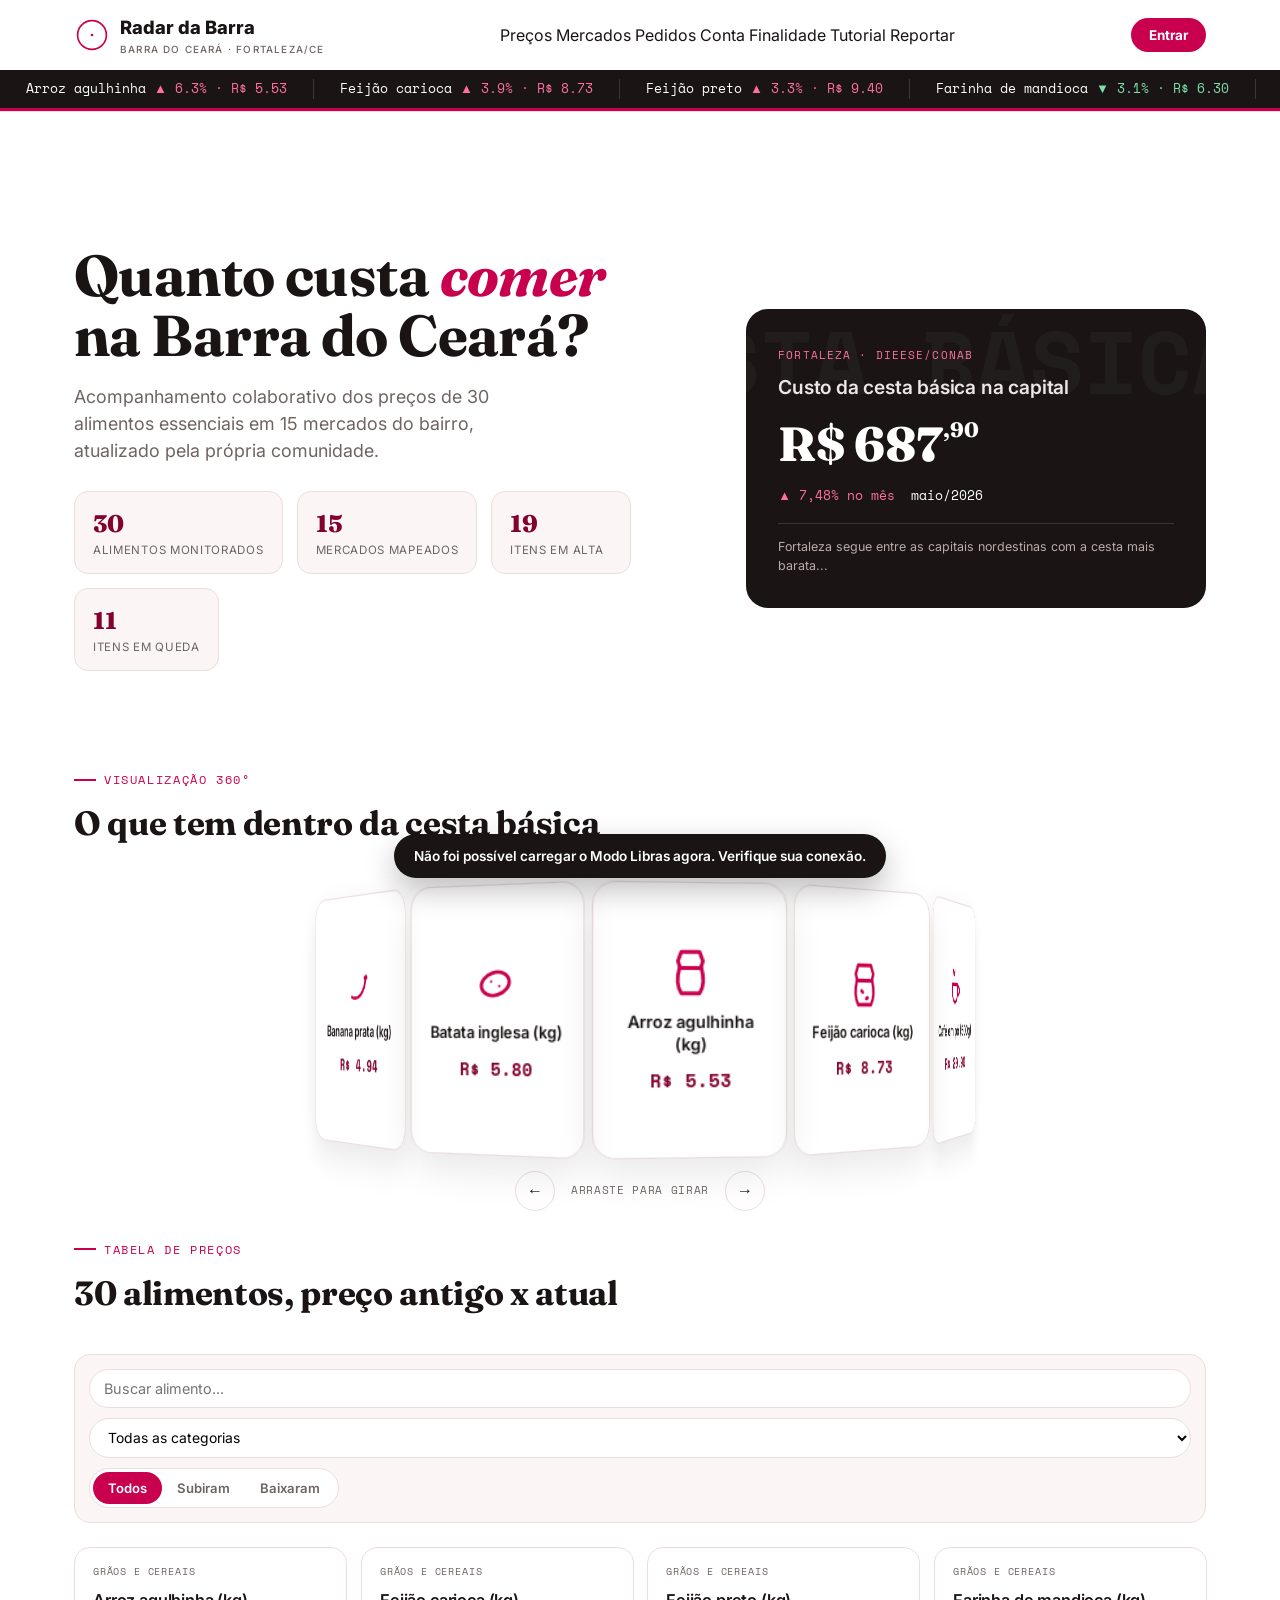
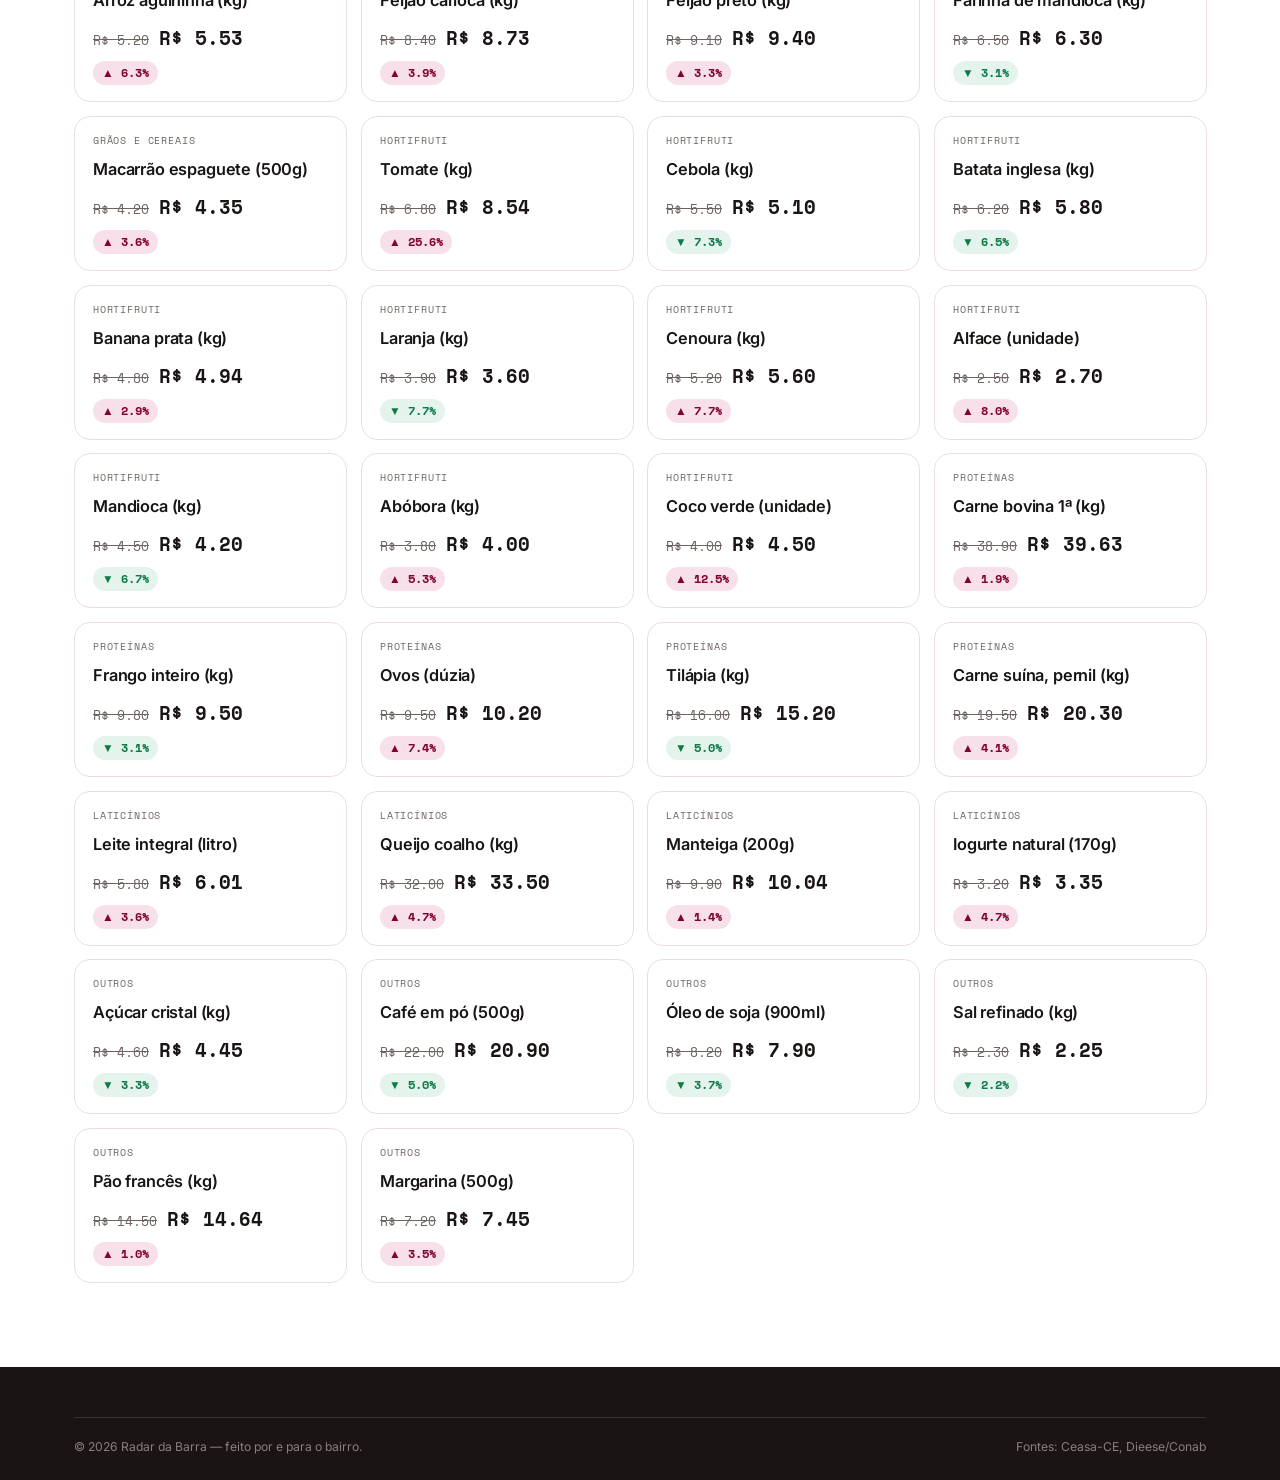
<file: index.html>
<!DOCTYPE html>
<html lang="pt-BR">
<head>
<meta charset="UTF-8">
<meta name="viewport" content="width=device-width, initial-scale=1.0">
<title>Radar da Barra — Preços</title>
<link rel="preconnect" href="https://fonts.googleapis.com">
<link href="https://fonts.googleapis.com/css2?family=Fraunces:wght@700;800&family=Inter:wght@400;600;700;800&family=Space+Mono:wght@400;700&display=swap" rel="stylesheet">
<link rel="stylesheet" href="style.css">
</head>
<body>
<a href="#main-content" class="skip-link">Pular para o conteúdo</a>
<header>
  <div class="header-inner">
    <div class="logo">
      <svg class="logo-mark" viewBox="0 0 120 120" xmlns="http://www.w3.org/2000/svg" aria-hidden="true"><circle cx="60" cy="60" r="48" fill="none" stroke="#C9004D" stroke-width="5.5"/><circle cx="60" cy="60" r="4.5" fill="#C9004D"/></svg>
      <div>Radar da Barra<small>Barra do Ceará · Fortaleza/CE</small></div>
    </div>
    <button class="burger" id="burgerBtn">☰</button>
    <nav id="mainNav">
      <a href="index.html" class="nav-btn active">Preços</a>
      <a href="mercados.html" class="nav-btn">Mercados</a>
      <a href="pedidos.html" class="nav-btn">Pedidos</a>
      <a href="conta.html" class="nav-btn">Conta</a>
      <a href="finalidade.html" class="nav-btn">Finalidade</a>
      <a href="tutorial.html" class="nav-btn">Tutorial</a>
      <a href="reportar.html" class="nav-btn">Reportar</a>
    </nav>
    <div class="auth-area" id="authArea"></div>
  </div>
  <div class="ticker-wrap"><div class="ticker" id="tickerTrack"></div></div>
</header>

<main id="main-content">
<section id="precos">
  <div class="wrap">
    <div class="hero reveal">
      <div class="hero-grid">
        <div>
          <h1>Quanto custa <em>comer</em><br>na Barra do Ceará?</h1>
          <p class="lead">Acompanhamento colaborativo dos preços de 30 alimentos essenciais em 15 mercados do bairro, atualizado pela própria comunidade.</p>
          <div class="hero-stats">
            <div class="stat-pill"><div class="num" data-countup="30">0</div><div class="lbl">alimentos monitorados</div></div>
            <div class="stat-pill"><div class="num" data-countup="15">0</div><div class="lbl">mercados mapeados</div></div>
            <div class="stat-pill"><div class="num" id="upCount">0</div><div class="lbl">itens em alta</div></div>
            <div class="stat-pill"><div class="num" id="downCount">0</div><div class="lbl">itens em queda</div></div>
          </div>
        </div>
        <div class="basket-card">
          <span class="tag">Fortaleza · Dieese/Conab</span>
          <h3>Custo da cesta básica na capital</h3>
          <div class="basket-price">R$ 687<span>,90</span></div>
          <div class="basket-meta"><span class="up">▲ 7,48% no mês</span><span>maio/2026</span></div>
          <div class="basket-note">Fortaleza segue entre as capitais nordestinas com a cesta mais barata...</div>
        </div>
      </div>
    </div>

    <div class="section-head reveal" style="margin-top:50px;">
      <div class="eyebrow">Visualização 360°</div>
      <h2>O que tem dentro da cesta básica</h2>
    </div>
    <div class="basket360 reveal">
      <div class="basket360-stage" id="basketStage"><div class="basket360-carousel" id="basketCarousel"></div></div>
      <div class="basket360-controls">
        <button id="basket360Prev">←</button><span class="basket360-hint">arraste para girar</span><button id="basket360Next">→</button>
      </div>
    </div>

    <div class="section-head reveal" style="margin-top:30px;">
      <div class="eyebrow">Tabela de preços</div>
      <h2>30 alimentos, preço antigo x atual</h2>
    </div>
    <div class="filters reveal">
      <input type="text" id="searchInput" placeholder="Buscar alimento...">
      <select id="catFilter">
        <option value="todos">Todas as categorias</option>
        <option value="Grãos e cereais">Grãos e cereais</option>
        <option value="Hortifruti">Hortifruti</option>
        <option value="Proteínas">Proteínas</option>
        <option value="Laticínios">Laticínios</option>
        <option value="Outros">Outros</option>
      </select>
      <div class="seg" id="variSeg">
        <button data-vari="todos" class="active">Todos</button>
        <button data-vari="up">Subiram</button>
        <button data-vari="down">Baixaram</button>
      </div>
    </div>
    <div class="price-grid reveal" id="priceGrid"></div>
    <div class="empty-msg" id="emptyMsg">Nenhum alimento encontrado.</div>
  </div>
</section>
</main>

<div id="include-footer"></div>
<script src="script.js"></script>
</body>
</html>
</file>
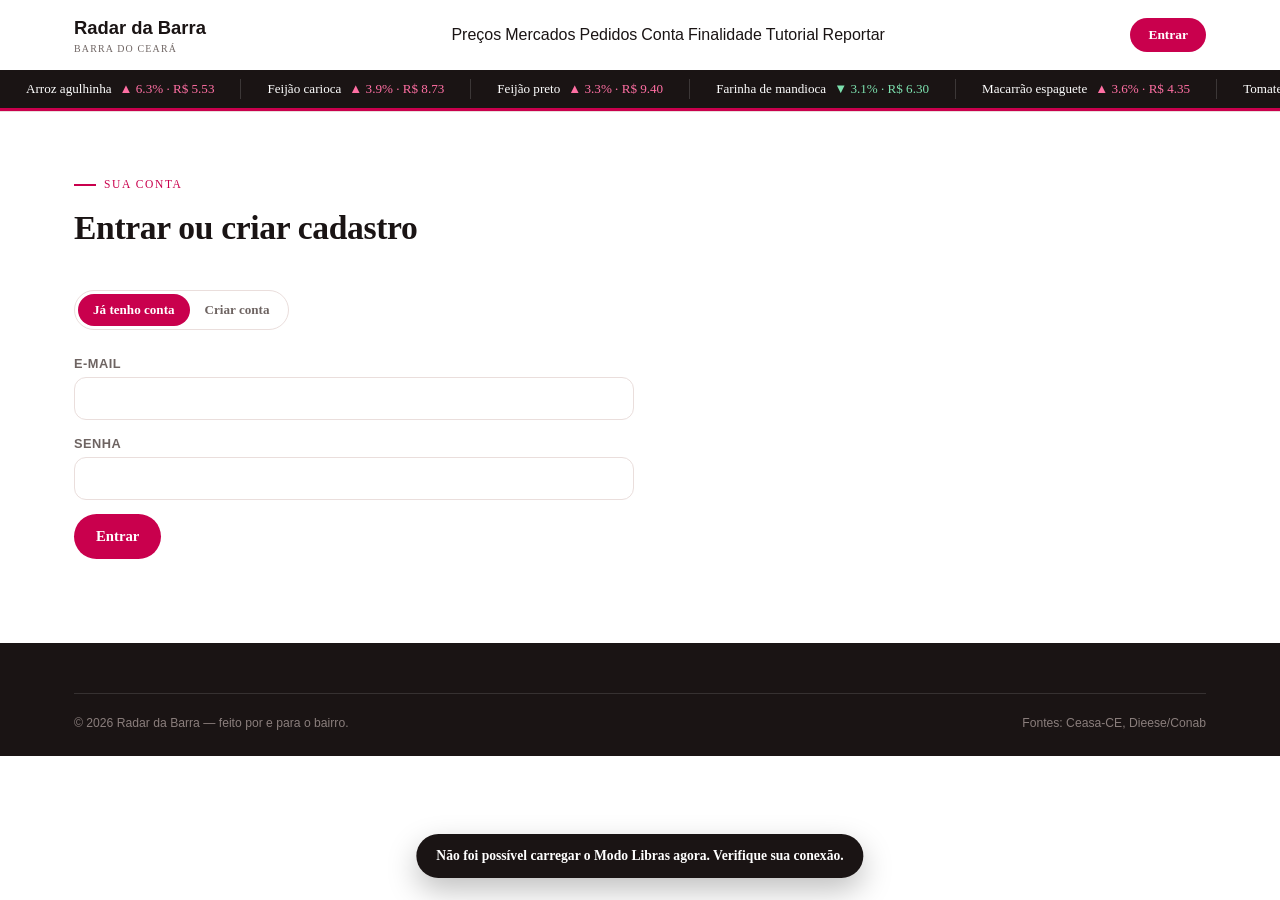
<file: conta.html>
<!DOCTYPE html>
<html lang="pt-BR">
<head>
<meta charset="UTF-8"><title>Radar da Barra — Conta</title>
<link rel="stylesheet" href="style.css">
</head>
<body>
<header>
  <div class="header-inner">
    <div class="logo"><div>Radar da Barra<small>Barra do Ceará</small></div></div>
    <nav id="mainNav">
      <a href="index.html" class="nav-btn">Preços</a>
      <a href="mercados.html" class="nav-btn">Mercados</a>
      <a href="pedidos.html" class="nav-btn">Pedidos</a>
      <a href="conta.html" class="nav-btn active">Conta</a>
      <a href="finalidade.html" class="nav-btn">Finalidade</a>
      <a href="tutorial.html" class="nav-btn">Tutorial</a>
      <a href="reportar.html" class="nav-btn">Reportar</a>
    </nav>
    <div class="auth-area" id="authArea"></div>
  </div>
  <div class="ticker-wrap"><div class="ticker" id="tickerTrack"></div></div>
</header>

<main id="main-content">
<section id="conta">
  <div class="wrap">
    <div class="section-head reveal">
      <div class="eyebrow">Sua conta</div>
      <h2>Entrar ou criar cadastro</h2>
    </div>

    <div id="contaLoggedOut" class="reveal">
      <div class="seg" id="contaTabs" style="width:fit-content; margin-bottom:24px;">
        <button data-form="login" class="active">Já tenho conta</button>
        <button data-form="cadastro">Criar conta</button>
      </div>
      <div class="form-panel active" id="form-login">
        <form id="loginForm">
          <div><label>E-mail</label><input type="email" id="li-email" required></div>
          <div><label>Senha</label><input type="password" id="li-senha" required></div>
          <p id="loginError" style="color:var(--red-dark); display:none;">Incorreto.</p>
          <button type="submit" class="submit-btn">Entrar</button>
        </form>
      </div>
      <div class="form-panel" id="form-cadastro">
        <form id="cadastroForm">
          <div><label>Nome</label><input type="text" id="ca-nome" required></div>
          <div><label>Nascimento</label><input type="date" id="ca-nasc" required></div>
          <div><label>E-mail</label><input type="email" id="ca-email" required></div>
          <div><label>Senha</label><input type="password" id="ca-senha" required></div>
          <div><label>Confirmar Senha</label><input type="password" id="ca-senha2" required></div>
          <button type="submit" class="submit-btn">Criar conta</button>
        </form>
      </div>
    </div>

    <div id="contaLoggedIn" class="reveal" style="display:none;">
      <div class="basket-card" style="max-width:420px;">
        <h3 id="contaWelcome"></h3>
        <p id="contaEmailShow"></p>
        <button class="submit-btn" id="contaLogoutBtn" style="margin-top:20px;">Sair da conta</button>
      </div>
    </div>
  </div>
</section>
</main>

<div id="include-footer"></div>
<script src="script.js"></script>
</body>
</html>
</file>
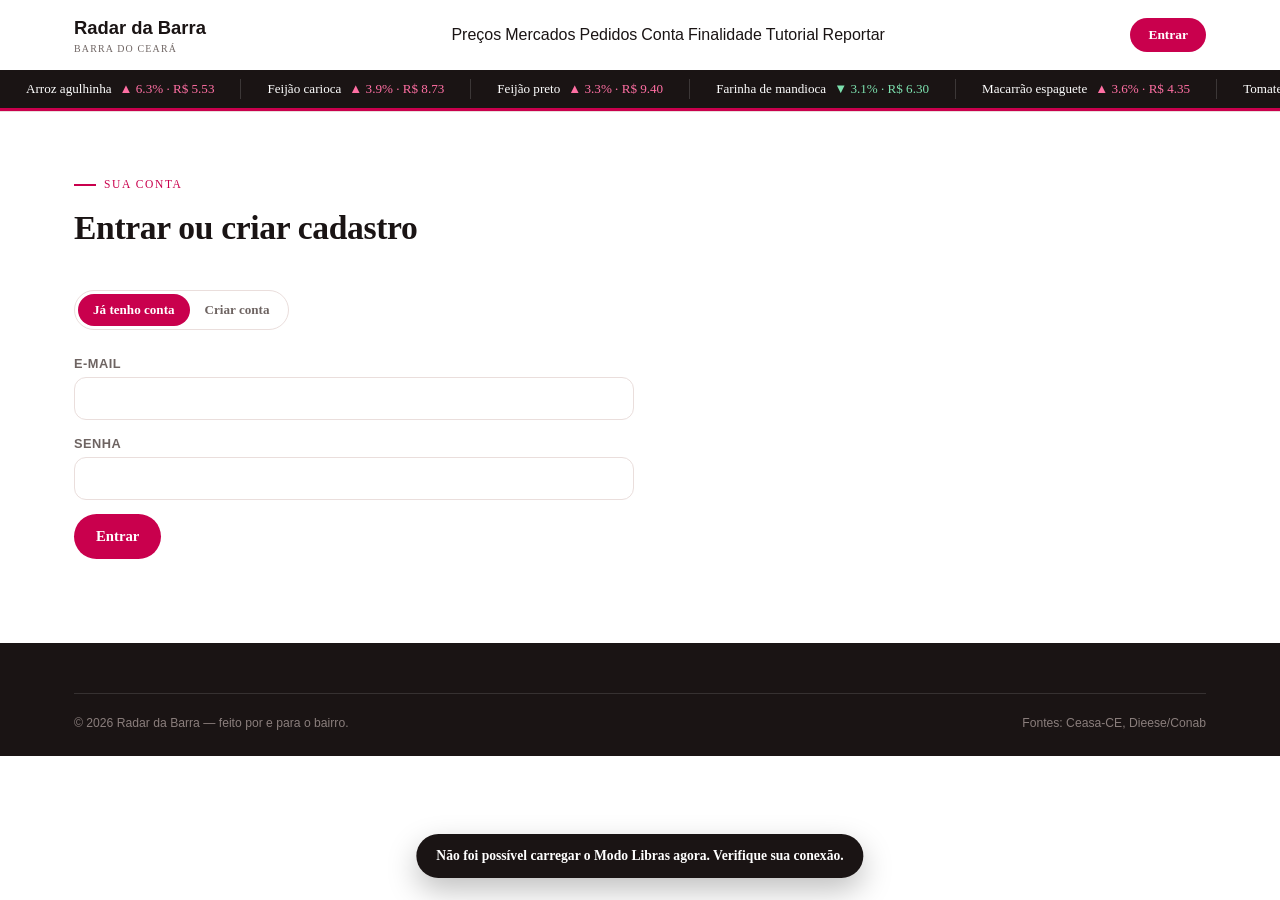
<file: contas.html>
<!DOCTYPE html>
<html lang="pt-BR">
<head>
<meta charset="UTF-8"><title>Radar da Barra — Conta</title>
<link rel="stylesheet" href="style.css">
</head>
<body>
<header>
  <div class="header-inner">
    <div class="logo"><div>Radar da Barra<small>Barra do Ceará</small></div></div>
    <nav id="mainNav">
      <a href="index.html" class="nav-btn">Preços</a>
      <a href="mercados.html" class="nav-btn">Mercados</a>
      <a href="pedidos.html" class="nav-btn">Pedidos</a>
      <a href="conta.html" class="nav-btn active">Conta</a>
      <a href="finalidade.html" class="nav-btn">Finalidade</a>
      <a href="tutorial.html" class="nav-btn">Tutorial</a>
      <a href="reportar.html" class="nav-btn">Reportar</a>
    </nav>
    <div class="auth-area" id="authArea"></div>
  </div>
  <div class="ticker-wrap"><div class="ticker" id="tickerTrack"></div></div>
</header>

<main id="main-content">
<section id="conta">
  <div class="wrap">
    <div class="section-head reveal">
      <div class="eyebrow">Sua conta</div>
      <h2>Entrar ou criar cadastro</h2>
    </div>

    <div id="contaLoggedOut" class="reveal">
      <div class="seg" id="contaTabs" style="width:fit-content; margin-bottom:24px;">
        <button data-form="login" class="active">Já tenho conta</button>
        <button data-form="cadastro">Criar conta</button>
      </div>
      <div class="form-panel active" id="form-login">
        <form id="loginForm">
          <div><label>E-mail</label><input type="email" id="li-email" required></div>
          <div><label>Senha</label><input type="password" id="li-senha" required></div>
          <p id="loginError" style="color:var(--red-dark); display:none;">Incorreto.</p>
          <button type="submit" class="submit-btn">Entrar</button>
        </form>
      </div>
      <div class="form-panel" id="form-cadastro">
        <form id="cadastroForm">
          <div><label>Nome</label><input type="text" id="ca-nome" required></div>
          <div><label>Nascimento</label><input type="date" id="ca-nasc" required></div>
          <div><label>E-mail</label><input type="email" id="ca-email" required></div>
          <div><label>Senha</label><input type="password" id="ca-senha" required></div>
          <div><label>Confirmar Senha</label><input type="password" id="ca-senha2" required></div>
          <button type="submit" class="submit-btn">Criar conta</button>
        </form>
      </div>
    </div>

    <div id="contaLoggedIn" class="reveal" style="display:none;">
      <div class="basket-card" style="max-width:420px;">
        <h3 id="contaWelcome"></h3>
        <p id="contaEmailShow"></p>
        <button class="submit-btn" id="contaLogoutBtn" style="margin-top:20px;">Sair da conta</button>
      </div>
    </div>
  </div>
</section>
</main>

<div id="include-footer"></div>
<script src="script.js"></script>
</body>
</html>
</file>
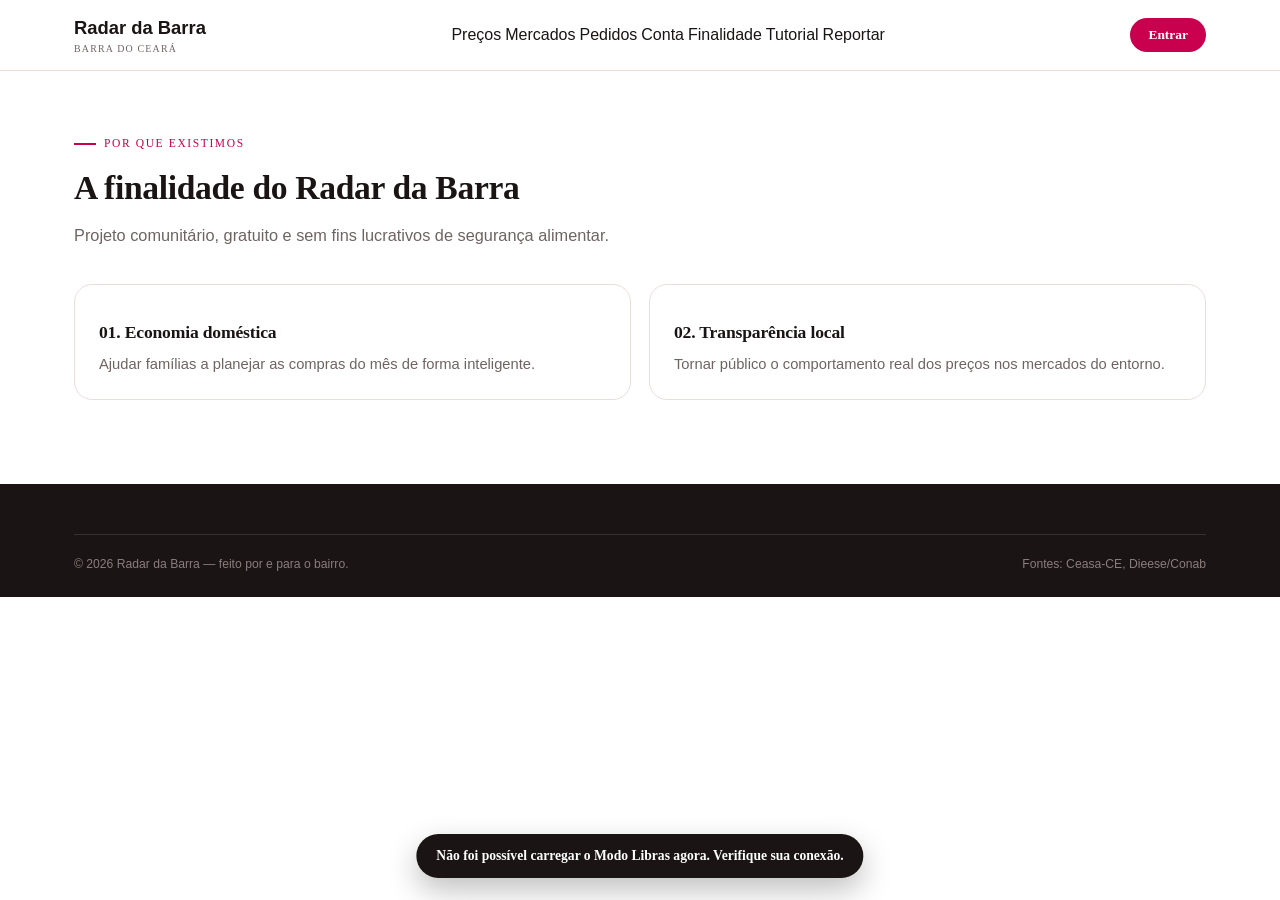
<file: finalidade.html>
<!DOCTYPE html>
<html lang="pt-BR">
<head>
<meta charset="UTF-8"><title>Radar da Barra — Finalidade</title>
<link rel="stylesheet" href="style.css">
</head>
<body>
<header>
  <div class="header-inner">
    <div class="logo"><div>Radar da Barra<small>Barra do Ceará</small></div></div>
    <nav id="mainNav">
      <a href="index.html" class="nav-btn">Preços</a>
      <a href="mercados.html" class="nav-btn">Mercados</a>
      <a href="pedidos.html" class="nav-btn">Pedidos</a>
      <a href="conta.html" class="nav-btn">Conta</a>
      <a href="finalidade.html" class="nav-btn active">Finalidade</a>
      <a href="tutorial.html" class="nav-btn">Tutorial</a>
      <a href="reportar.html" class="nav-btn">Reportar</a>
    </nav>
    <div class="auth-area" id="authArea"></div>
  </div>
</header>

<main id="main-content">
<section id="finalidade">
  <div class="wrap">
    <div class="section-head">
      <div class="eyebrow">Por que existimos</div>
      <h2>A finalidade do Radar da Barra</h2>
      <p>Projeto comunitário, gratuito e sem fins lucrativos de segurança alimentar.</p>
    </div>
    <div class="pillars">
      <div class="pillar"><h3>01. Economia doméstica</h3><p>Ajudar famílias a planejar as compras do mês de forma inteligente.</p></div>
      <div class="pillar"><h3>02. Transparência local</h3><p>Tornar público o comportamento real dos preços nos mercados do entorno.</p></div>
    </div>
  </div>
</section>
</main>

<div id="include-footer"></div>
<script src="script.js"></script>
</body>
</html>
</file>
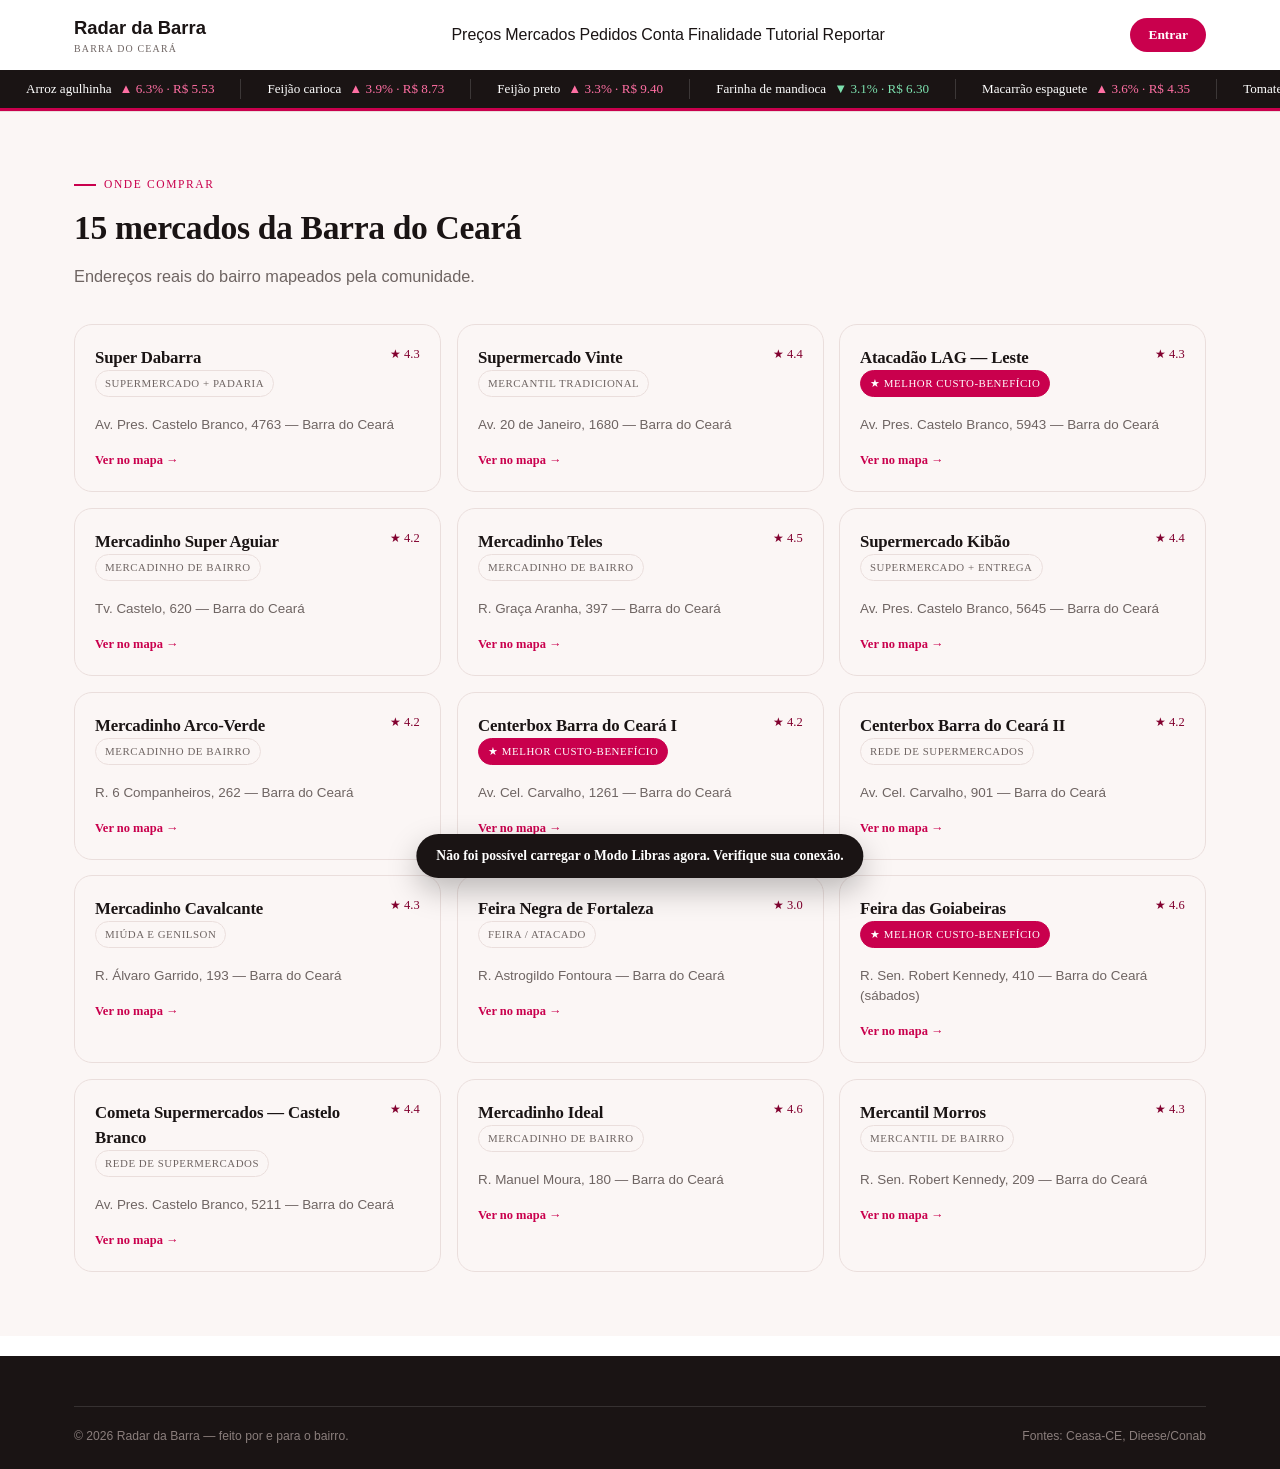
<file: mercados.html>
<!DOCTYPE html>
<html lang="pt-BR">
<head>
<meta charset="UTF-8"><title>Radar da Barra — Mercados</title>
<link rel="stylesheet" href="style.css">
</head>
<body>
<header>
  <div class="header-inner">
    <div class="logo"><div>Radar da Barra<small>Barra do Ceará</small></div></div>
    <nav id="mainNav">
      <a href="index.html" class="nav-btn">Preços</a>
      <a href="mercados.html" class="nav-btn active">Mercados</a>
      <a href="pedidos.html" class="nav-btn">Pedidos</a>
      <a href="conta.html" class="nav-btn">Conta</a>
      <a href="finalidade.html" class="nav-btn">Finalidade</a>
      <a href="tutorial.html" class="nav-btn">Tutorial</a>
      <a href="reportar.html" class="nav-btn">Reportar</a>
    </nav>
    <div class="auth-area" id="authArea"></div>
  </div>
  <div class="ticker-wrap"><div class="ticker" id="tickerTrack"></div></div>
</header>

<main id="main-content">
<section id="mercados" class="alt">
  <div class="wrap">
    <div class="section-head reveal">
      <div class="eyebrow">Onde comprar</div>
      <h2>15 mercados da Barra do Ceará</h2>
      <p>Endereços reais do bairro mapeados pela comunidade.</p>
    </div>
    <div class="market-grid reveal" id="marketGrid"></div>
  </div>
</section>
</main>

<div id="include-footer"></div>
<script src="script.js"></script>
</body>
</html>
</file>
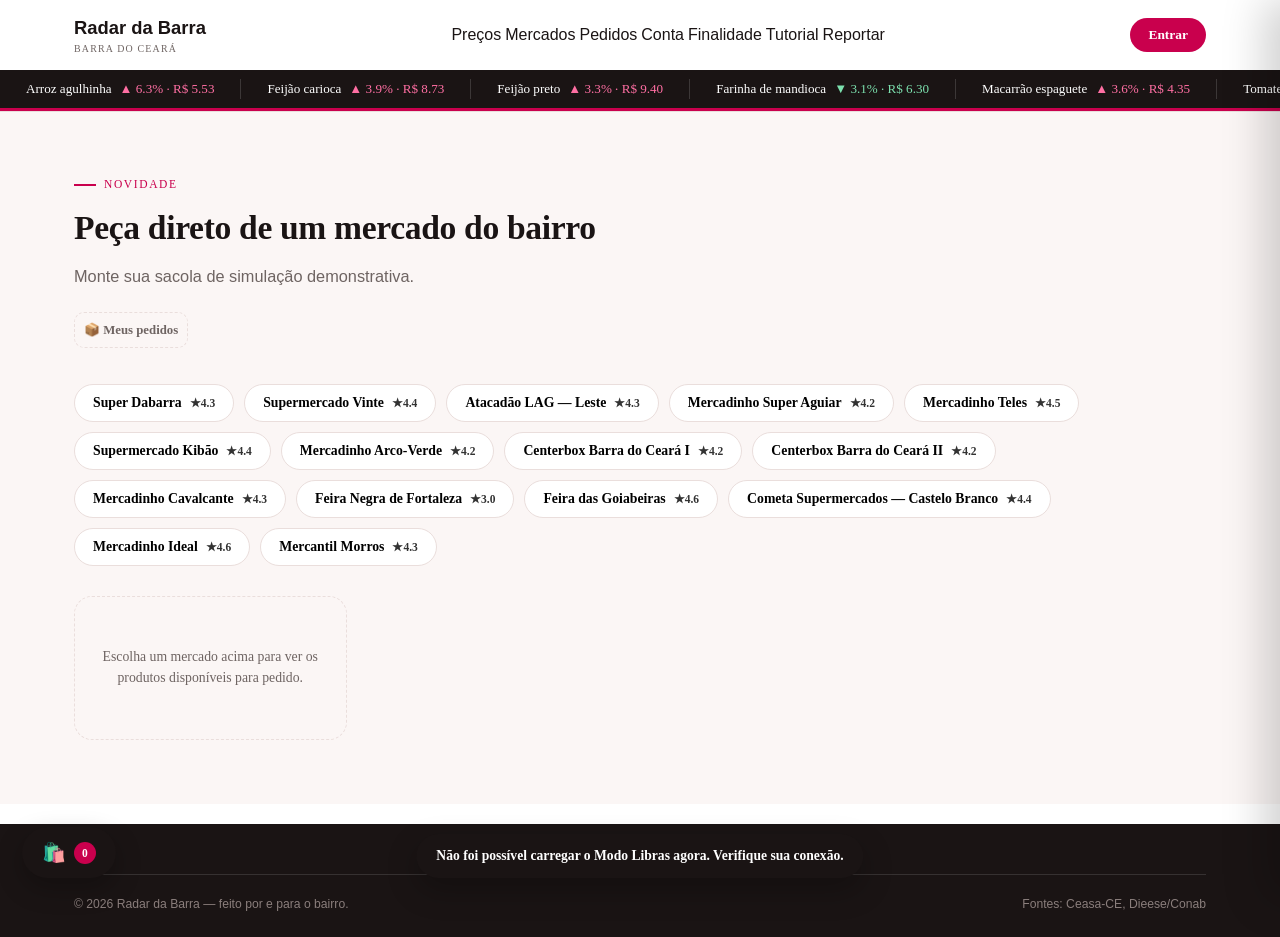
<file: pedidos.html>
<!DOCTYPE html>
<html lang="pt-BR">
<head>
<meta charset="UTF-8"><title>Radar da Barra — Pedidos</title>
<link rel="stylesheet" href="style.css">
</head>
<body>
<header>
  <div class="header-inner">
    <div class="logo"><div>Radar da Barra<small>Barra do Ceará</small></div></div>
    <nav id="mainNav">
      <a href="index.html" class="nav-btn">Preços</a>
      <a href="mercados.html" class="nav-btn">Mercados</a>
      <a href="pedidos.html" class="nav-btn active">Pedidos</a>
      <a href="conta.html" class="nav-btn">Conta</a>
      <a href="finalidade.html" class="nav-btn">Finalidade</a>
      <a href="tutorial.html" class="nav-btn">Tutorial</a>
      <a href="reportar.html" class="nav-btn">Reportar</a>
    </nav>
    <div class="auth-area" id="authArea"></div>
  </div>
  <div class="ticker-wrap"><div class="ticker" id="tickerTrack"></div></div>
</header>

<main id="main-content">
<section id="pedidos" class="alt">
  <div class="wrap">
    <div class="section-head reveal" style="display:flex; justify-content:space-between; align-items:flex-end; gap:20px; flex-wrap:wrap;">
      <div>
        <div class="eyebrow">Novidade</div>
        <h2>Peça direto de um mercado do bairro</h2>
        <p>Monte sua sacola de simulação demonstrativa.</p>
      </div>
      <button class="a11y-reset" id="openMyOrders" style="width:auto; white-space:nowrap;">📦 Meus pedidos</button>
    </div>
    <div class="pedido-market-select reveal" id="pedidoMarketSelect"></div>
    <div class="pedido-catalog-head reveal" id="catalogHead" style="display:none;">
      <h3 id="catalogMarketName"></h3>
      <div class="filters" style="margin-top:14px;">
        <input type="text" id="orderSearch" placeholder="Buscar produto...">
        <select id="orderCatFilter">
          <option value="todos">Todas as categorias</option>
          <option value="Grãos e cereais">Grãos e cereais</option>
          <option value="Hortifruti">Hortifruti</option>
          <option value="Proteínas">Proteínas</option>
          <option value="Laticínios">Laticínios</option>
        </select>
      </div>
    </div>
    <div class="order-grid reveal" id="orderGrid"></div>
  </div>
</section>
</main>

<!-- Componentes Flutuantes de Carrinho e Checkout (Mantidos) -->
<button class="cart-fab" id="cartFab">🛍️ <span class="cart-count" id="cartCount">0</span></button>
<div class="cart-overlay" id="cartOverlay"></div>
<div class="cart-drawer" id="cartDrawer">
  <div class="cart-drawer-head"><h3>Sua sacola</h3><button class="a11y-close" id="cartCloseBtn">✕</button></div>
  <div class="cart-market-tag" id="cartMarketTag"></div>
  <div class="cart-items" id="cartItems"></div>
  <div class="cart-empty" id="cartEmpty">Sua sacola está vazia.</div>
  <div class="cart-summary" id="cartSummary">
    <div class="cart-line"><span>Total</span><span class="mono" id="cartTotal">R$ 0,00</span></div>
    <button class="submit-btn" id="goCheckoutBtn" style="width:100%;">Ir para o checkout</button>
  </div>
</div>

<div class="modal-overlay" id="checkoutOverlay">
  <div class="modal-card">
    <button class="a11y-close" id="checkoutCloseBtn">✕</button>
    <h3>Finalizar pedido (Simulação)</h3>
    <form id="checkoutForm">
      <div><label>Seu nome</label><input type="text" id="co-nome" required></div>
      <div><label>WhatsApp</label><input type="tel" id="co-tel" required></div>
      <div class="seg" id="deliverySeg"><button type="button" data-mode="retirada" class="active">Retirar</button><button type="button" data-mode="entrega">Entrega</button></div>
      <div id="addressField" class="hidden"><label>Endereço</label><input type="text" id="co-endereco"></div>
      <button type="submit" class="submit-btn" style="width:100%;">Confirmar Pedido</button>
    </form>
  </div>
</div>

<div class="modal-overlay" id="statusOverlay">
  <div class="modal-card">
    <button class="a11y-close" id="statusCloseBtn">✕</button>
    <h3 id="statusOrderId">#0000</h3>
    <p id="statusOrderSummary"></p>
    <div class="status-track" id="statusTrack">
      <div class="status-step" data-step="0"><span class="dot"></span><div><strong>Pedido recebido</strong></div></div>
      <div class="status-step" data-step="1"><span class="dot"></span><div><strong>Separando os itens</strong></div></div>
      <div class="status-step" data-step="2"><span class="dot"></span><div><strong id="statusStep2Title">Pronto</strong></div></div>
      <div class="status-step" data-step="3"><span class="dot"></span><div><strong>Concluído</strong></div></div>
    </div>
  </div>
</div>

<div class="modal-overlay" id="myOrdersOverlay">
  <div class="modal-card">
    <button class="a11y-close" id="myOrdersCloseBtn">✕</button>
    <h3>Meus pedidos</h3>
    <div id="myOrdersList"></div>
  </div>
</div>

<div id="include-footer"></div>
<script src="script.js"></script>
</body>
</html>
</file>
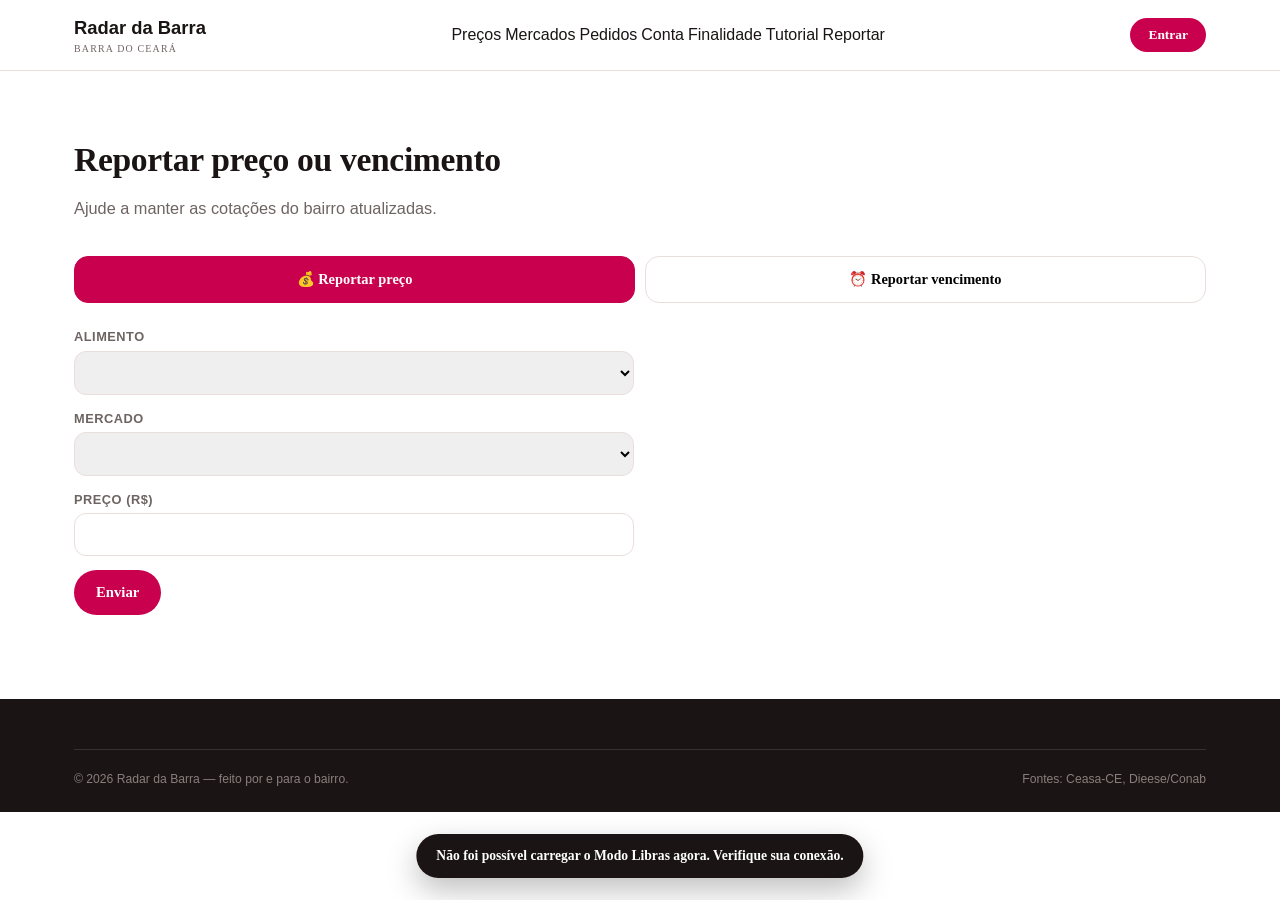
<file: reportar.html>
<!DOCTYPE html>
<html lang="pt-BR">
<head>
<meta charset="UTF-8"><title>Radar da Barra — Reportar</title>
<link rel="stylesheet" href="style.css">
</head>
<body>
<header>
  <div class="header-inner">
    <div class="logo"><div>Radar da Barra<small>Barra do Ceará</small></div></div>
    <nav id="mainNav">
      <a href="index.html" class="nav-btn">Preços</a>
      <a href="mercados.html" class="nav-btn">Mercados</a>
      <a href="pedidos.html" class="nav-btn">Pedidos</a>
      <a href="conta.html" class="nav-btn">Conta</a>
      <a href="finalidade.html" class="nav-btn">Finalidade</a>
      <a href="tutorial.html" class="nav-btn">Tutorial</a>
      <a href="reportar.html" class="nav-btn active">Reportar</a>
    </nav>
    <div class="auth-area" id="authArea"></div>
  </div>
</header>

<main id="main-content">
<section id="reportar">
  <div class="wrap">
    <div class="section-head">
      <h2>Reportar preço ou vencimento</h2>
      <p>Ajude a manter as cotações do bairro atualizadas.</p>
    </div>
    <div class="report-tabs">
      <button data-form="preco" class="active">💰 Reportar preço</button>
      <button data-form="venc">⏰ Reportar vencimento</button>
    </div>
    <div class="form-panel active" id="form-preco">
      <form id="formPreco">
        <div><label>Alimento</label><select id="p-alimento" required></select></div>
        <div><label>Mercado</label><select id="p-mercado" required></select></div>
        <div><label>Preço (R$)</label><input type="number" step="0.01" id="p-preco" required></div>
        <button type="submit" class="submit-btn">Enviar</button>
        <div class="confirm-msg" id="confirmPreco">Enviado!</div>
      </form>
    </div>
  </div>
</section>
</main>

<div id="include-footer"></div>
<script src="script.js"></script>
</body>
</html>
</file>
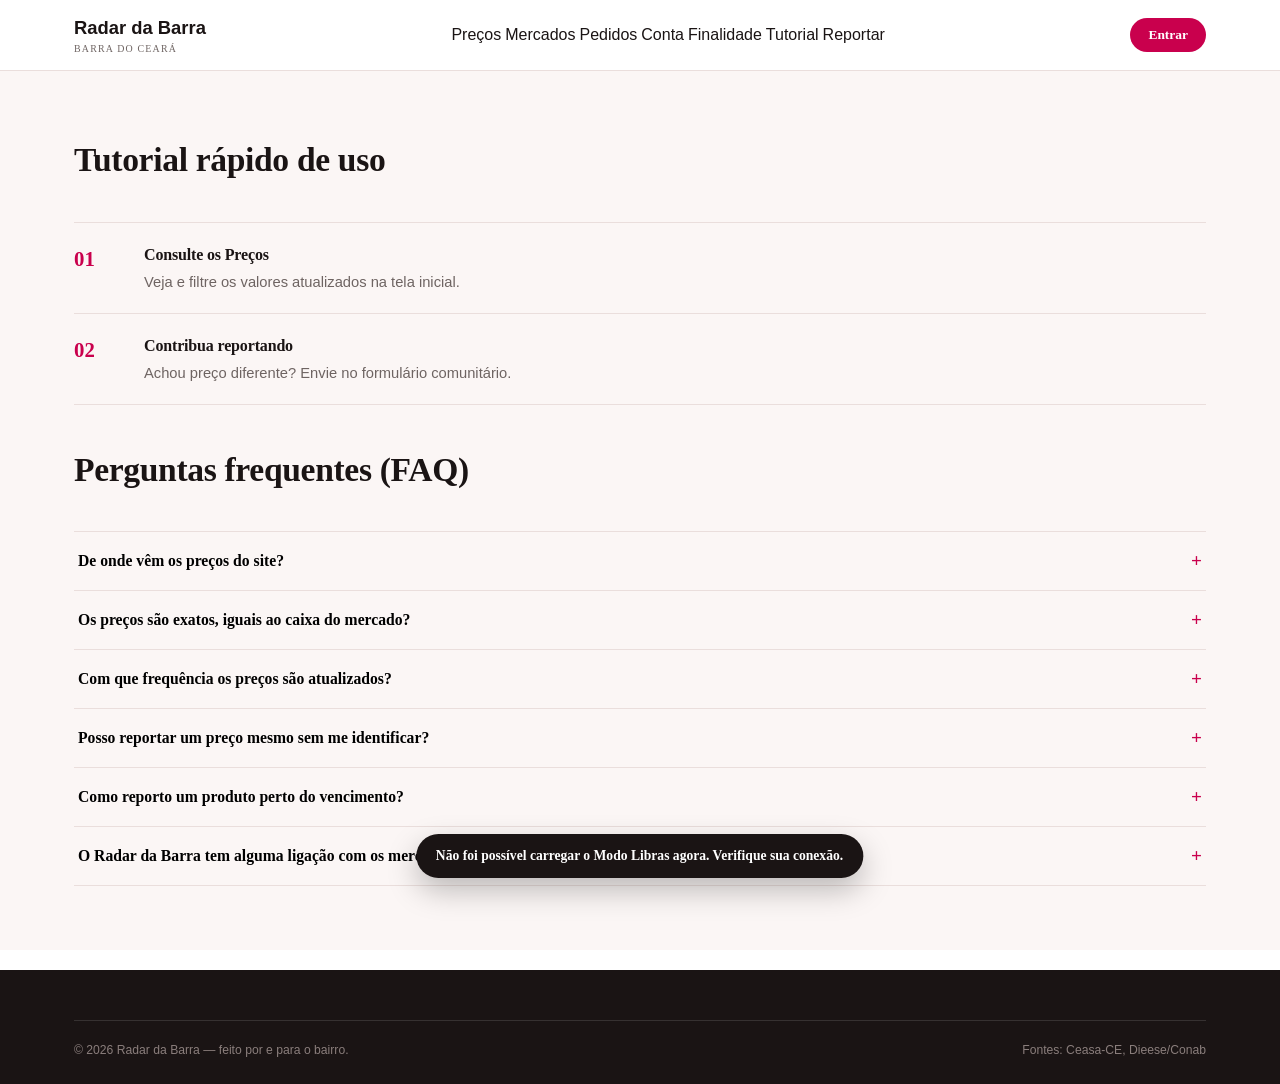
<file: tutorial.html>
<!DOCTYPE html>
<html lang="pt-BR">
<head>
<meta charset="UTF-8"><title>Radar da Barra — Tutorial & FAQ</title>
<link rel="stylesheet" href="style.css">
</head>
<body>
<header>
  <div class="header-inner">
    <div class="logo"><div>Radar da Barra<small>Barra do Ceará</small></div></div>
    <nav id="mainNav">
      <a href="index.html" class="nav-btn">Preços</a>
      <a href="mercados.html" class="nav-btn">Mercados</a>
      <a href="pedidos.html" class="nav-btn">Pedidos</a>
      <a href="conta.html" class="nav-btn">Conta</a>
      <a href="finalidade.html" class="nav-btn">Finalidade</a>
      <a href="tutorial.html" class="nav-btn active">Tutorial</a>
      <a href="reportar.html" class="nav-btn">Reportar</a>
    </nav>
    <div class="auth-area" id="authArea"></div>
  </div>
</header>

<main id="main-content">
<section id="tutorial" class="alt">
  <div class="wrap">
    <div class="section-head"><h2>Tutorial rápido de uso</h2></div>
    <div class="steps">
      <div class="step"><div class="num">01</div><div><h4>Consulte os Preços</h4><p>Veja e filtre os valores atualizados na tela inicial.</p></div></div>
      <div class="step"><div class="num">02</div><div><h4>Contribua reportando</h4><p>Achou preço diferente? Envie no formulário comunitário.</p></div></div>
    </div>
    <div class="section-head" style="margin-top:40px;"><h2>Perguntas frequentes (FAQ)</h2></div>
    <div class="faq" id="faqList"></div>
  </div>
</section>
</main>

<div id="include-footer"></div>
<script src="script.js"></script>
</body>
</html>
</file>
<file: style.css>
:root{
  --white:#ffffff;
  --off:#FBF6F5;
  --red:#C9004D;
  --red-dark:#82012F;
  --red-soft:#F8E0EA;
  --ink:#1A1414;
  --gray:#6E6462;
  --line:#EADEDC;
  --green:#0E7A4A;
  --green-soft:#E4F4EC;
}
*{box-sizing:border-box; margin:0; padding:0;}
html{scroll-behavior:smooth;}
body{
  font-family:'Inter', sans-serif;
  color:var(--ink);
  background:var(--white);
  line-height:1.5;
  overflow-x:hidden;
}
h1,h2,h3,h4{font-family:'Fraunces', serif; font-weight:700; letter-spacing:-0.01em;}
.mono{font-family:'Space Mono', monospace;}
a{color:inherit; text-decoration:none;}
img{max-width:100%; display:block;}
.wrap{max-width:1180px; margin:0 auto; padding:0 24px;}
::selection{background:var(--red); color:var(--white);}

/* ===== HEADER ===== */
header{
  position:sticky; top:0; z-index:500;
  background:rgba(255,255,255,.92);
  backdrop-filter:blur(10px);
  border-bottom:1px solid var(--line);
}
.header-inner{
  max-width:1180px; margin:0 auto; padding:14px 24px;
  display:flex; align-items:center; justify-content:space-between; gap:20px;
}
.logo{display:flex; align-items:center; gap:10px; font-weight:800; font-size:1.15rem;}
.logo-mark{width:36px; height:36px; flex-shrink:0; display:block;}
.logo small{display:block; font-family:'Inter'; font-weight:500; font-size:.62rem; letter-spacing:.12em; color:var(--gray); text-transform:uppercase;}

nav{display:flex; gap:4px;}
nav button{
  font-family:'Inter'; font-weight:600; font-size:.86rem; color:var(--ink);
  background:none; border:none; padding:9px 14px; border-radius:100px; cursor:pointer;
  transition:.2s; white-space:nowrap; display:inline-block;
}
nav button:hover{background:var(--off);}
nav button.active{background:var(--red); color:var(--white);}
.burger{display:none; background:none; border:none; font-size:1.4rem; cursor:pointer; color:var(--red);}

@media (max-width:880px){
  nav{
    display:flex; position:absolute; top:100%; left:0; right:0; background:var(--white);
    flex-direction:column; padding:10px 20px 18px; border-bottom:1px solid var(--line);
    box-shadow:0 12px 24px rgba(0,0,0,.06);
    opacity:0; visibility:hidden; transform:translateY(-10px);
    transition:opacity .22s ease, transform .22s ease, visibility .22s;
  }
  nav.open{opacity:1; visibility:visible; transform:translateY(0);}
  nav button{text-align:left; width:100%;}
  .burger{display:block;}
}

/* ===== TICKER ===== */
.ticker-wrap{
  background:var(--ink); color:var(--white); overflow:hidden; white-space:nowrap;
  border-bottom:3px solid var(--red);
}
.ticker{display:inline-flex; padding:9px 0; animation:scroll 48s linear infinite;}
.ticker:hover{animation-play-state:paused;}
@keyframes scroll{from{transform:translateX(0);} to{transform:translateX(-50%);}}
.tick-item{
  font-family:'Space Mono'; font-size:.82rem; padding:0 26px; display:inline-flex; align-items:center; gap:8px;
  border-right:1px solid rgba(255,255,255,.15);
}
.tick-up{color:#FF6FA3;}
.tick-down{color:#7CE0AE;}

/* ===== SECTIONS ===== */
section{padding:64px 0; scroll-margin-top:120px;}
.section-head{max-width:640px; margin-bottom:36px;}
.eyebrow{
  font-family:'Space Mono'; font-size:.72rem; text-transform:uppercase; letter-spacing:.14em;
  color:var(--red); display:flex; align-items:center; gap:8px; margin-bottom:10px;
}
.eyebrow::before{content:''; width:22px; height:2px; background:var(--red);}
.section-head h2{font-size:2.1rem; margin-bottom:10px;}
.section-head p{color:var(--gray); font-size:1.02rem;}
.alt{background:var(--off);}

/* ===== HERO ===== */
.hero{padding:70px 0 50px;}
.hero-grid{display:grid; grid-template-columns:1.15fr .85fr; gap:50px; align-items:center;}
.hero h1{font-size:clamp(2.4rem, 5vw, 3.6rem); line-height:1.04; margin-bottom:18px;}
.hero h1 em{color:var(--red); font-style:italic;}
.hero p.lead{font-size:1.12rem; color:var(--gray); max-width:480px; margin-bottom:26px;}
.hero-stats{display:flex; gap:14px; flex-wrap:wrap;}
.stat-pill{
  background:var(--off); border:1px solid var(--line); border-radius:14px; padding:14px 18px; min-width:140px;
}
.stat-pill .num{font-family:'Fraunces'; font-size:1.5rem; font-weight:800; color:var(--red-dark);}
.stat-pill .lbl{font-size:.72rem; color:var(--gray); text-transform:uppercase; letter-spacing:.06em;}

.basket-card{
  background:var(--ink); color:var(--white); border-radius:22px; padding:32px; position:relative; overflow:hidden;
}
.basket-card::before{
  content:'CESTA BÁSICA'; position:absolute; top:-14px; right:-40px; font-family:'Space Mono';
  font-size:5.5rem; font-weight:700; color:rgba(255,255,255,.04); white-space:nowrap; pointer-events:none;
}
.basket-card .tag{font-family:'Space Mono'; font-size:.7rem; color:#FF6FA3; text-transform:uppercase; letter-spacing:.1em;}
.basket-card h3{font-size:1.2rem; margin:8px 0 18px; font-family:'Inter'; font-weight:600; color:#EDE6E5;}
.basket-price{font-family:'Fraunces'; font-size:3rem; font-weight:800; line-height:1;}
.basket-price span{font-size:1.3rem; vertical-align:top;}
.basket-toggle-wrap{display:flex; gap:6px; margin:14px 0;}
.basket-meta{display:flex; gap:16px; margin-top:18px; font-family:'Space Mono'; font-size:.8rem;}
.basket-meta .up{color:#FF6FA3;}
.basket-note{margin-top:18px; font-size:.78rem; color:#B8ACAA; line-height:1.5; border-top:1px solid rgba(255,255,255,.14); padding-top:14px;}

/* ===== FILTERS ===== */
.filters{
  display:flex; gap:10px; flex-wrap:wrap; align-items:center; margin-bottom:24px;
  background:var(--off); border:1px solid var(--line); border-radius:16px; padding:14px;
}
.filters input[type=text]{
  flex:1; min-width:180px; padding:10px 14px; border-radius:100px; border:1px solid var(--line);
  font-family:'Inter'; font-size:.9rem; background:var(--white);
}
.filters select{
  padding:10px 14px; border-radius:100px; border:1px solid var(--line); font-family:'Inter'; font-size:.87rem;
  background:var(--white); cursor:pointer;
}
.seg{display:flex; background:var(--white); border:1px solid var(--line); border-radius:100px; padding:3px;}
.seg button{
  border:none; background:none; padding:8px 15px; border-radius:100px; font-family:'Inter'; font-weight:600;
  font-size:.82rem; cursor:pointer; color:var(--gray);
}
.seg button.active{background:var(--red); color:var(--white);}

/* ===== TABLE / GRID ===== */
.price-grid{display:grid; grid-template-columns:repeat(auto-fill, minmax(255px,1fr)); gap:14px;}
.price-card{
  border:1px solid var(--line); border-radius:16px; padding:16px 18px; transition:.2s;
  display:flex; flex-direction:column; gap:8px;
}
.price-card:hover{border-color:var(--red); box-shadow:0 8px 20px rgba(200,29,37,.08); transform:translateY(-2px);}
.price-card .cat{font-family:'Space Mono'; font-size:.65rem; text-transform:uppercase; letter-spacing:.08em; color:var(--gray);}
.price-card h4{font-size:1.02rem; font-weight:600; font-family:'Inter';}
.price-row{display:flex; align-items:baseline; gap:10px; margin-top:4px;}
.price-old{font-family:'Space Mono'; font-size:.82rem; color:var(--gray); text-decoration:line-through;}
.price-new{font-family:'Space Mono'; font-size:1.2rem; font-weight:700;}
.badge{
  align-self:flex-start; font-family:'Space Mono'; font-size:.74rem; font-weight:700; padding:3px 9px; border-radius:100px;
  display:flex; align-items:center; gap:4px;
}
.badge.up{background:var(--red-soft); color:var(--red-dark);}
.badge.down{background:var(--green-soft); color:var(--green);}
.empty-msg{padding:40px; text-align:center; color:var(--gray); font-family:'Space Mono'; font-size:.9rem; display:none;}

/* ===== MERCADOS ===== */
.market-grid{display:grid; grid-template-columns:repeat(auto-fill, minmax(280px,1fr)); gap:16px;}
.market-card{border:1px solid var(--line); border-radius:18px; padding:20px; position:relative;}
.market-card .top-row{display:flex; justify-content:space-between; align-items:flex-start; gap:8px;}
.market-card h4{font-size:1.05rem;}
.market-card .rating{font-family:'Space Mono'; font-size:.78rem; color:var(--red-dark); white-space:nowrap;}
.market-card .addr{font-size:.84rem; color:var(--gray); margin:8px 0 12px;}
.market-tag{
  display:inline-block; font-family:'Space Mono'; font-size:.68rem; text-transform:uppercase; letter-spacing:.05em;
  background:var(--off); border:1px solid var(--line); color:var(--gray); padding:4px 9px; border-radius:100px; margin-bottom:10px;
}
.market-tag.best{background:var(--red); color:var(--white); border-color:var(--red);}
.market-card a.maplink{font-family:'Space Mono'; font-size:.78rem; color:var(--red); font-weight:700;}
.market-card a.maplink:hover{text-decoration:underline;}

/* ===== FINALIDADE ===== */
.pillars{display:grid; grid-template-columns:repeat(auto-fit,minmax(240px,1fr)); gap:18px; margin-top:10px;}
.pillar Img{width:40px; height:40px; margin-bottom:14px;}
.pillar{border:1px solid var(--line); border-radius:18px; padding:24px;}
.pillar .n{font-family:'Space Mono'; color:var(--red); font-weight:700; font-size:.85rem;}
.pillar h3{font-size:1.1rem; margin:10px 0 8px;}
.pillar p{color:var(--gray); font-size:.92rem;}

/* ===== TUTORIAL ===== */
.steps{counter-reset:step; margin:10px 0 40px;}
.step{
  display:grid; grid-template-columns:52px 1fr; gap:18px; padding:20px 0; border-bottom:1px solid var(--line);
}
.step:first-child{border-top:1px solid var(--line);}
.step .num{
  counter-increment:step; font-family:'Fraunces'; font-weight:800; font-size:1.3rem; color:var(--red);
}
.step h4{margin-bottom:4px;}
.step p{color:var(--gray); font-size:.92rem;}

.faq{border-top:1px solid var(--line);}
.faq-item{border-bottom:1px solid var(--line);}
.faq-q{
  width:100%; text-align:left; background:none; border:none; padding:18px 4px; cursor:pointer;
  display:flex; justify-content:space-between; align-items:center; font-family:'Inter'; font-weight:600; font-size:.98rem;
}
.faq-q .plus{font-family:'Space Mono'; font-size:1.2rem; color:var(--red); transition:.2s;}
.faq-item.open .plus{transform:rotate(45deg);}
.faq-a{max-height:0; overflow:hidden; transition:max-height .25s ease; color:var(--gray); font-size:.9rem;}
.faq-a p{padding:0 4px 18px;}

/* ===== REPORTAR ===== */
.report-tabs{display:flex; gap:10px; margin-bottom:24px;}
.report-tabs button{
  flex:1; padding:14px; border-radius:14px; border:1px solid var(--line); background:var(--white);
  font-family:'Inter'; font-weight:700; cursor:pointer; font-size:.9rem;
}
.report-tabs button.active{background:var(--red); color:var(--white); border-color:var(--red);}
.form-panel{display:none;}
.form-panel.active{display:block;}
form{display:grid; gap:14px; max-width:560px;}
label{font-size:.8rem; font-weight:600; color:var(--gray); text-transform:uppercase; letter-spacing:.04em; margin-bottom:4px; display:block;}
input, select, textarea{
  width:100%; padding:12px 14px; border-radius:12px; border:1px solid var(--line); font-family:'Inter'; font-size:.92rem;
}
textarea{resize:vertical; min-height:80px;}
.submit-btn{
  background:var(--red); color:var(--white); border:none; padding:14px 22px; border-radius:100px; font-weight:700;
  cursor:pointer; font-family:'Inter'; font-size:.92rem; width:fit-content; transition:.2s;
}
.submit-btn:hover{background:var(--red-dark);}
.confirm-msg{
  display:none; background:var(--green-soft); color:var(--green); padding:12px 16px; border-radius:12px;
  font-size:.86rem; font-weight:600; margin-top:10px;
}
.recent-reports{margin-top:34px;}
.recent-reports h4{font-size:.95rem; margin-bottom:12px; color:var(--gray); text-transform:uppercase; letter-spacing:.05em; font-family:'Space Mono'; font-weight:400;}
.report-item{
  border:1px solid var(--line); border-radius:12px; padding:12px 16px; margin-bottom:8px; font-size:.86rem;
  display:flex; justify-content:space-between; gap:10px; flex-wrap:wrap;
}
.report-item .who{color:var(--gray); font-family:'Space Mono'; font-size:.74rem;}

/* ===== FOOTER ===== */
footer{background:var(--ink); color:#CFC5C3; padding:50px 0 24px; margin-top:20px;}
.footer-grid{display:grid; grid-template-columns:1.4fr 1fr 1fr; gap:36px; margin-bottom:36px;}
footer h5{color:var(--white); font-family:'Inter'; font-size:.85rem; text-transform:uppercase; letter-spacing:.08em; margin-bottom:14px;}
footer p, footer li{font-size:.86rem; line-height:1.7; color:#B8ACAA;}
footer ul{list-style:none;}
footer a:hover{color:var(--white);}
.footer-bottom{
  border-top:1px solid rgba(255,255,255,.12); padding-top:20px; display:flex; justify-content:space-between;
  flex-wrap:wrap; gap:10px; font-size:.76rem; color:#8A7E7C;
}
@media (max-width:760px){
  .hero-grid, .footer-grid{grid-template-columns:1fr;}
  .footer-grid{gap:24px;}
}

/* scroll reveal */
.reveal{opacity:0; transform:translateY(18px); transition:opacity .6s ease, transform .6s ease;}
.reveal.show{opacity:1; transform:translateY(0);}

/* ===== ACESSIBILIDADE — botão e painel ===== */
.a11y-btn{
  position:fixed; bottom:22px; right:22px; z-index:900;
  width:56px; height:56px; border-radius:50%; border:none; cursor:pointer;
  background:var(--red); color:var(--white); font-size:1.5rem;
  display:flex; align-items:center; justify-content:center;
  box-shadow:0 10px 26px rgba(200,29,37,.35);
  transition:transform .2s, background .2s;
}
.a11y-btn:hover{transform:scale(1.06); background:var(--red-dark);}
.a11y-btn:focus-visible{outline:3px solid var(--ink); outline-offset:3px;}

.a11y-panel{
  position:fixed; bottom:88px; right:22px; z-index:900; width:300px; max-width:calc(100vw - 36px);
  background:var(--white); border:1px solid var(--line); border-radius:20px;
  box-shadow:0 20px 50px rgba(0,0,0,.18); padding:18px;
  transform:translateY(12px) scale(.97); opacity:0; pointer-events:none; transition:.18s ease;
}
.a11y-panel.open{transform:translateY(0) scale(1); opacity:1; pointer-events:auto;}
.a11y-panel h3{font-size:1rem; font-family:'Inter'; font-weight:800; margin-bottom:2px;}
.a11y-panel .sub{font-size:.76rem; color:var(--gray); margin-bottom:14px;}
.a11y-close{
  position:absolute; top:14px; right:14px; background:none; border:none; font-size:1.1rem;
  cursor:pointer; color:var(--gray); line-height:1;
}
.a11y-group{margin-bottom:14px;}
.a11y-group .label-row{display:flex; justify-content:space-between; align-items:center; margin-bottom:8px;}
.a11y-group .label-row span{font-size:.78rem; font-weight:700; text-transform:uppercase; letter-spacing:.03em; color:var(--gray);}
.a11y-stepper{display:flex; align-items:center; gap:8px;}
.a11y-stepper button{
  width:30px; height:30px; border-radius:8px; border:1px solid var(--line); background:var(--off);
  font-family:'Space Mono'; font-weight:700; cursor:pointer; font-size:1rem;
}
.a11y-stepper button:hover{background:var(--red-soft); border-color:var(--red);}
.a11y-stepper .val{font-family:'Space Mono'; font-size:.82rem; min-width:40px; text-align:center;}
.a11y-toggle{
  display:flex; align-items:center; justify-content:space-between; gap:10px; width:100%;
  border:1px solid var(--line); border-radius:12px; padding:9px 12px; background:var(--white);
  cursor:pointer; font-family:'Inter'; font-size:.84rem; font-weight:600; margin-bottom:8px; text-align:left;
}
.a11y-toggle:hover{border-color:var(--red);}
.a11y-toggle.active{background:var(--red); color:var(--white); border-color:var(--red);}
.a11y-toggle .sw{
  width:34px; height:19px; border-radius:100px; background:var(--line); position:relative; flex-shrink:0; transition:.15s;
}
.a11y-toggle .sw::after{
  content:''; position:absolute; top:2px; left:2px; width:15px; height:15px; border-radius:50%; background:var(--white); transition:.15s;
}
.a11y-toggle.active .sw{background:var(--ink);}
.a11y-toggle.active .sw::after{transform:translateX(15px);}
.a11y-reset{
  width:100%; margin-top:4px; background:none; border:1px dashed var(--line); border-radius:10px;
  padding:9px; font-family:'Inter'; font-size:.8rem; font-weight:700; color:var(--gray); cursor:pointer;
}
.a11y-reset:hover{color:var(--red); border-color:var(--red);}

/* ---- Estados aplicados ao body ---- */
body.a11y-contrast{background:#000 !important; color:#FFF200 !important;}
body.a11y-contrast .price-card, body.a11y-contrast .market-card, body.a11y-contrast .pillar,
body.a11y-contrast .stat-pill, body.a11y-contrast .basket-card, body.a11y-contrast .step,
body.a11y-contrast .filters, body.a11y-contrast header, body.a11y-contrast .ticker-wrap,
body.a11y-contrast footer, body.a11y-contrast .a11y-panel{
  background:#000 !important; color:#FFF200 !important; border-color:#FFF200 !important;
}
body.a11y-contrast .alt{background:#000 !important;}
body.a11y-contrast a, body.a11y-contrast h1, body.a11y-contrast h2, body.a11y-contrast h3, body.a11y-contrast h4,
body.a11y-contrast .price-new, body.a11y-contrast .basket-price, body.a11y-contrast .logo,
body.a11y-contrast .gray, body.a11y-contrast p, body.a11y-contrast span, body.a11y-contrast li{color:#FFF200 !important;}
body.a11y-contrast .badge, body.a11y-contrast .submit-btn, body.a11y-contrast nav button.active,
body.a11y-contrast .a11y-btn{background:#FFF200 !important; color:#000 !important; border-color:#FFF200 !important;}
body.a11y-contrast input, body.a11y-contrast select, body.a11y-contrast textarea{background:#111 !important; color:#FFF200 !important; border-color:#FFF200 !important;}

body.a11y-underline a{text-decoration:underline !important; text-underline-offset:3px;}
body.a11y-dyslexia, body.a11y-dyslexia *{font-family:'Comic Sans MS', 'Comic Sans', cursive, sans-serif !important; letter-spacing:.01em !important;}
body.a11y-bigcursor, body.a11y-bigcursor *{cursor:url('data:image/svg+xml;utf8,<svg xmlns="http://www.w3.org/2000/svg" width="40" height="40" viewBox="0 0 24 24"><path d="M2 2 L2 20 L7 16 L10 22 L13 21 L10 15 L16 15 Z" fill="black" stroke="white" stroke-width="1.5"/></svg>') 4 4, auto !important;}
body.a11y-pause *, body.a11y-pause *::before, body.a11y-pause *::after{
  animation-play-state:paused !important; transition:none !important; scroll-behavior:auto !important;
}
body.a11y-reading-guide{position:relative;}
#readingGuide{
  position:fixed; left:0; right:0; height:36px; background:rgba(200,29,37,.14); border-top:2px solid var(--red);
  border-bottom:2px solid var(--red); z-index:850; pointer-events:none; display:none;
}
body.a11y-reading-guide #readingGuide{display:block;}

/* ===== MODO LIBRAS (VLibras) ===== */
#librasWidget.libras-off{ visibility:hidden; opacity:0; pointer-events:none; }
#librasWidget{ position:fixed; z-index:9999; }
#librasWidget div[vw-access-button]{
  z-index:9999 !important;
}

/* ===== PEDIDOS — seleção de mercado ===== */
.pedido-market-select{display:flex; gap:10px; flex-wrap:wrap; margin-bottom:30px;}
.market-chip{
  border:1px solid var(--line); background:var(--white); border-radius:100px; padding:10px 18px;
  font-family:'Inter'; font-weight:600; font-size:.86rem; cursor:pointer; transition:.15s;
  display:flex; align-items:center; gap:8px;
}
.market-chip:hover{border-color:var(--red);}
.market-chip.active{background:var(--red); color:var(--white); border-color:var(--red);}
.market-chip .stars{font-family:'Space Mono'; font-size:.72rem; opacity:.8;}

.catalog-placeholder{
  border:1.5px dashed var(--line); border-radius:18px; padding:50px 20px; text-align:center; color:var(--gray);
  font-family:'Space Mono'; font-size:.86rem;
}

/* ===== PEDIDOS — grade de produtos ===== */
.order-grid{display:grid; grid-template-columns:repeat(auto-fill, minmax(255px,1fr)); gap:14px;}
.order-card{
  border:1px solid var(--line); border-radius:16px; padding:16px 18px; display:flex; flex-direction:column; gap:8px;
}
.order-card .cat{font-family:'Space Mono'; font-size:.65rem; text-transform:uppercase; letter-spacing:.08em; color:var(--gray);}
.order-card h4{font-size:.98rem; font-weight:600;}
.order-card .price{font-family:'Space Mono'; font-weight:700; font-size:1.1rem; margin-top:2px;}
.order-card .add-row{display:flex; align-items:center; justify-content:space-between; margin-top:6px;}
.qty-stepper{display:flex; align-items:center; gap:10px; border:1px solid var(--line); border-radius:100px; padding:4px 6px;}
.qty-stepper button{
  width:26px; height:26px; border-radius:50%; border:none; background:var(--off); font-family:'Space Mono';
  font-weight:700; cursor:pointer; font-size:.95rem;
}
.qty-stepper button:hover{background:var(--red-soft);}
.qty-stepper .q{font-family:'Space Mono'; font-size:.85rem; min-width:18px; text-align:center;}
.add-btn{
  background:var(--red); color:var(--white); border:none; padding:9px 16px; border-radius:100px; font-weight:700;
  cursor:pointer; font-family:'Inter'; font-size:.82rem;
}
.add-btn:hover{background:var(--red-dark);}

/* ===== CARRINHO FLUTUANTE ===== */
.cart-fab{
  position:fixed; bottom:22px; left:22px; z-index:900; border:none; border-radius:100px; cursor:pointer;
  background:var(--ink); color:var(--white); padding:14px 20px; font-size:1.2rem;
  display:flex; align-items:center; gap:8px; box-shadow:0 10px 26px rgba(0,0,0,.25); transition:.2s;
}
.cart-fab:hover{transform:scale(1.04);}
.cart-count{
  background:var(--red); color:var(--white); font-family:'Space Mono'; font-size:.72rem; font-weight:700;
  width:22px; height:22px; border-radius:50%; display:flex; align-items:center; justify-content:center;
}
.cart-overlay{
  position:fixed; inset:0; background:rgba(20,10,10,.45); z-index:940; opacity:0; pointer-events:none; transition:.2s;
}
.cart-overlay.open{opacity:1; pointer-events:auto;}
.cart-drawer{
  position:fixed; top:0; right:0; bottom:0; width:380px; max-width:92vw; background:var(--white); z-index:950;
  box-shadow:-16px 0 40px rgba(0,0,0,.18); transform:translateX(100%); transition:.28s ease; display:flex; flex-direction:column;
  padding:22px;
}
.cart-drawer.open{transform:translateX(0);}
.cart-drawer-head{display:flex; justify-content:space-between; align-items:center; margin-bottom:4px;}
.cart-drawer-head h3{font-size:1.2rem;}
.cart-market-tag{font-family:'Space Mono'; font-size:.75rem; color:var(--red-dark); margin-bottom:14px;}
.cart-items{flex:1; overflow-y:auto; display:flex; flex-direction:column; gap:10px;}
.cart-item{border:1px solid var(--line); border-radius:12px; padding:10px 12px; display:flex; justify-content:space-between; gap:10px; align-items:center;}
.cart-item .ci-name{font-size:.85rem; font-weight:600;}
.cart-item .ci-price{font-family:'Space Mono'; font-size:.76rem; color:var(--gray);}
.cart-item .remove-btn{background:none; border:none; color:var(--gray); cursor:pointer; font-size:.9rem;}
.cart-item .remove-btn:hover{color:var(--red);}
.cart-empty{display:none; text-align:center; color:var(--gray); font-size:.86rem; padding:40px 10px;}
.cart-summary{border-top:1px solid var(--line); margin-top:14px; padding-top:14px; display:flex; flex-direction:column; gap:8px;}
.cart-line{display:flex; justify-content:space-between; font-size:.85rem; color:var(--gray);}
.cart-line.total{font-weight:800; color:var(--ink); font-size:1.05rem; padding-top:6px; border-top:1px dashed var(--line);}

/* ===== MODAIS (checkout / status / meus pedidos) ===== */
.modal-overlay{
  position:fixed; inset:0; background:rgba(20,10,10,.5); z-index:970; display:flex; align-items:center; justify-content:center;
  opacity:0; pointer-events:none; transition:.2s; padding:20px;
}
.modal-overlay.open{opacity:1; pointer-events:auto;}
.modal-card{
  background:var(--white); border-radius:22px; padding:28px; width:480px; max-width:100%; max-height:88vh; overflow-y:auto;
  position:relative; transform:translateY(14px) scale(.98); transition:.22s;
}
.modal-overlay.open .modal-card{transform:translateY(0) scale(1);}

#deliverySeg button{flex:1; text-align:center;}
#addressField{transition:.2s;}
#addressField.hidden{display:none;}

.status-track{display:flex; flex-direction:column; gap:0; margin-top:6px;}
.status-step{display:grid; grid-template-columns:20px 1fr; gap:14px; padding-bottom:26px; position:relative;}
.status-step:not(:last-child)::before{
  content:''; position:absolute; left:9px; top:20px; bottom:0; width:2px; background:var(--line);
}
.status-step .dot{width:20px; height:20px; border-radius:50%; background:var(--line); margin-top:1px; flex-shrink:0; transition:.25s;}
.status-step strong{font-size:.92rem; display:block;}
.status-step p{font-size:.8rem; color:var(--gray);}
.status-step.done .dot{background:var(--green);}
.status-step.done:not(:last-child)::before{background:var(--green);}
.status-step.current .dot{background:var(--red); box-shadow:0 0 0 5px var(--red-soft);}
.status-step.current strong{color:var(--red-dark);}

.myorder-item{border:1px solid var(--line); border-radius:14px; padding:14px 16px; margin-bottom:10px;}
.myorder-item .mo-top{display:flex; justify-content:space-between; font-size:.85rem; font-weight:700;}
.myorder-item .mo-meta{font-family:'Space Mono'; font-size:.72rem; color:var(--gray); margin:6px 0;}
.myorder-item .mo-status{
  display:inline-block; font-family:'Space Mono'; font-size:.7rem; font-weight:700; padding:3px 10px; border-radius:100px;
  background:var(--red-soft); color:var(--red-dark);
}
.myorder-item .mo-status.done{background:var(--green-soft); color:var(--green);}
.myorder-item .see-status{font-size:.78rem; color:var(--red); font-weight:700; cursor:pointer; background:none; border:none;}

/* ===== AUTENTICAÇÃO — header ===== */
.auth-area{position:relative; flex-shrink:0;}
.auth-btn-login{
  background:var(--red); color:var(--white); border:none; padding:9px 18px; border-radius:100px;
  font-family:'Inter'; font-weight:700; font-size:.84rem; cursor:pointer; white-space:nowrap;
}
.auth-btn-login:hover{background:var(--red-dark);}
.user-pill{
  display:flex; align-items:center; gap:8px; background:var(--off); border:1px solid var(--line); border-radius:100px;
  padding:5px 14px 5px 5px; cursor:pointer; font-family:'Inter'; font-weight:600; font-size:.84rem;
}
.user-pill:hover{border-color:var(--red);}
.user-avatar{
  width:28px; height:28px; border-radius:50%; background:var(--red); color:var(--white); font-family:'Space Mono';
  font-weight:700; font-size:.78rem; display:flex; align-items:center; justify-content:center; flex-shrink:0;
}
.user-dropdown{
  position:absolute; top:calc(100% + 10px); right:0; background:var(--white); border:1px solid var(--line);
  border-radius:16px; box-shadow:0 16px 36px rgba(0,0,0,.14); width:200px; padding:8px; display:none; z-index:600;
}
.user-dropdown.open{display:block;}
.user-dropdown button{
  width:100%; text-align:left; background:none; border:none; padding:10px 12px; border-radius:10px; cursor:pointer;
  font-family:'Inter'; font-size:.85rem; font-weight:600;
}
.user-dropdown button:hover{background:var(--off);}
.user-dropdown button.logout{color:var(--red-dark);}
@media (max-width:880px){
  .user-pill span.uname{display:none;}
}

/* ===== BANCO DE DADOS DE TESTE ===== */
.db-panel{border:1px solid var(--line); border-radius:20px; padding:24px; background:var(--off);}
.db-stats{display:flex; gap:14px; flex-wrap:wrap; margin-bottom:18px;}
.db-actions{display:flex; gap:10px; flex-wrap:wrap;}
.db-json{
  display:none; margin-top:16px; background:var(--ink); color:#B8ECD0; padding:16px; border-radius:14px;
  font-family:'Space Mono'; font-size:.74rem; line-height:1.6; overflow-x:auto; max-height:340px; overflow-y:auto;
  white-space:pre-wrap; word-break:break-word;
}
.db-json.open{display:block;}
.conta-flash{animation:contaFlash 1.4s ease;}
@keyframes contaFlash{
  0%{box-shadow:0 0 0 0 rgba(201,0,77,.35);}
  40%{box-shadow:0 0 0 14px rgba(201,0,77,0);}
  100%{box-shadow:0 0 0 0 rgba(201,0,77,0);}
}

/* ===== ÍCONES ILUSTRATIVOS ===== */
.head-icon{
  width:56px; height:56px; border-radius:16px; background:var(--off); border:2px solid var(--red);
  display:flex; align-items:center; justify-content:center; margin-bottom:14px;
}
.head-icon svg{width:28px; height:28px; stroke:var(--red); fill:none; stroke-width:1.8; stroke-linecap:round; stroke-linejoin:round;}
.pillar-icon{
  width:48px; height:48px; border-radius:50%; background:var(--red-soft);
  display:flex; align-items:center; justify-content:center; margin-bottom:14px;
}
.pillar-icon svg{width:24px; height:24px; stroke:var(--red-dark); fill:none; stroke-width:1.7; stroke-linecap:round; stroke-linejoin:round;}
.pillar .n{margin-top:2px;}
.step-icon-inline{
  width:19px; height:19px; stroke:var(--red); fill:none; stroke-width:2; stroke-linecap:round; stroke-linejoin:round;
  vertical-align:-4px; margin-right:6px;
}

/* ===== ANIMAÇÕES DE ENTRADA ===== */
@keyframes popIn{
  from{opacity:0; transform:translateY(16px) scale(.96);}
  to{opacity:1; transform:translateY(0) scale(1);}
}
.price-card, .market-card, .order-card{animation:popIn .5s cubic-bezier(.22,1,.36,1) both;}

/* ===== BARRA DE PROGRESSO DE ROLAGEM ===== */
.scroll-progress{
  position:fixed; top:0; left:0; height:3px; width:0%; background:var(--red); z-index:1000;
  transition:width .1s linear;
}

/* ===== BOTÃO VOLTAR AO TOPO ===== */
.back-to-top{
  position:fixed; bottom:96px; right:22px; width:46px; height:46px; border-radius:50%;
  background:var(--ink); color:#fff; border:none; cursor:pointer; font-size:1.15rem;
  display:flex; align-items:center; justify-content:center; z-index:895;
  box-shadow:0 10px 24px rgba(0,0,0,.22); opacity:0; pointer-events:none; transform:translateY(8px);
  transition:opacity .25s, transform .25s;
}
.back-to-top.show{opacity:1; pointer-events:auto; transform:translateY(0);}
.back-to-top:hover{background:var(--red);}

/* ===== CESTA BÁSICA 360° ===== */
.basket360{margin:10px 0 8px;}
.basket360-stage{
  perspective:1300px; height:270px; display:flex; align-items:center; justify-content:center;
  margin-bottom:16px; touch-action:pan-y; user-select:none;
}
.basket360-carousel{
  position:relative; width:150px; height:210px; transform-style:preserve-3d; cursor:grab;
}
.basket360-carousel:active{cursor:grabbing;}
.basket360-item{
  position:absolute; top:0; left:0; width:150px; height:210px;
  background:var(--white); border:1px solid var(--line); border-radius:18px;
  display:flex; flex-direction:column; align-items:center; justify-content:center; gap:9px;
  padding:16px; backface-visibility:hidden; box-shadow:0 12px 30px rgba(0,0,0,.09);
}
.basket360-item .ic{width:42px; height:42px; stroke:var(--red); fill:none; stroke-width:1.6; stroke-linecap:round; stroke-linejoin:round;}
.basket360-item .nm{font-weight:600; font-size:.8rem; text-align:center; line-height:1.3;}
.basket360-item .pr{font-family:'Space Mono'; font-size:.86rem; color:var(--red-dark); font-weight:700;}
.basket360-controls{display:flex; align-items:center; justify-content:center; gap:16px;}
.basket360-controls button{
  width:40px; height:40px; border-radius:50%; border:1px solid var(--line); background:var(--white);
  cursor:pointer; font-size:1rem; color:var(--ink); transition:.15s;
}
.basket360-controls button:hover{border-color:var(--red); color:var(--red);}
.basket360-hint{font-family:'Space Mono'; font-size:.7rem; color:var(--gray); text-transform:uppercase; letter-spacing:.06em;}

/* ===== ACESSIBILIDADE: pular para o conteúdo ===== */
.skip-link{
  position:fixed; top:-60px; left:12px; z-index:2000; background:var(--ink); color:var(--white);
  padding:12px 20px; border-radius:10px; font-family:'Inter'; font-weight:700; font-size:.85rem;
  transition:top .2s;
}
.skip-link:focus{top:12px;}

/* ===== NOTIFICAÇÕES TOAST ===== */
.toast-wrap{
  position:fixed; bottom:22px; left:50%; transform:translateX(-50%); z-index:1200;
  display:flex; flex-direction:column; gap:8px; align-items:center; pointer-events:none;
}
.toast{
  background:var(--ink); color:var(--white); padding:12px 20px; border-radius:100px;
  font-family:'Inter'; font-weight:600; font-size:.85rem; box-shadow:0 12px 30px rgba(0,0,0,.25);
  opacity:0; transform:translateY(10px); transition:opacity .25s, transform .25s; white-space:nowrap;
}
.toast.show{opacity:1; transform:translateY(0);}
</file>
